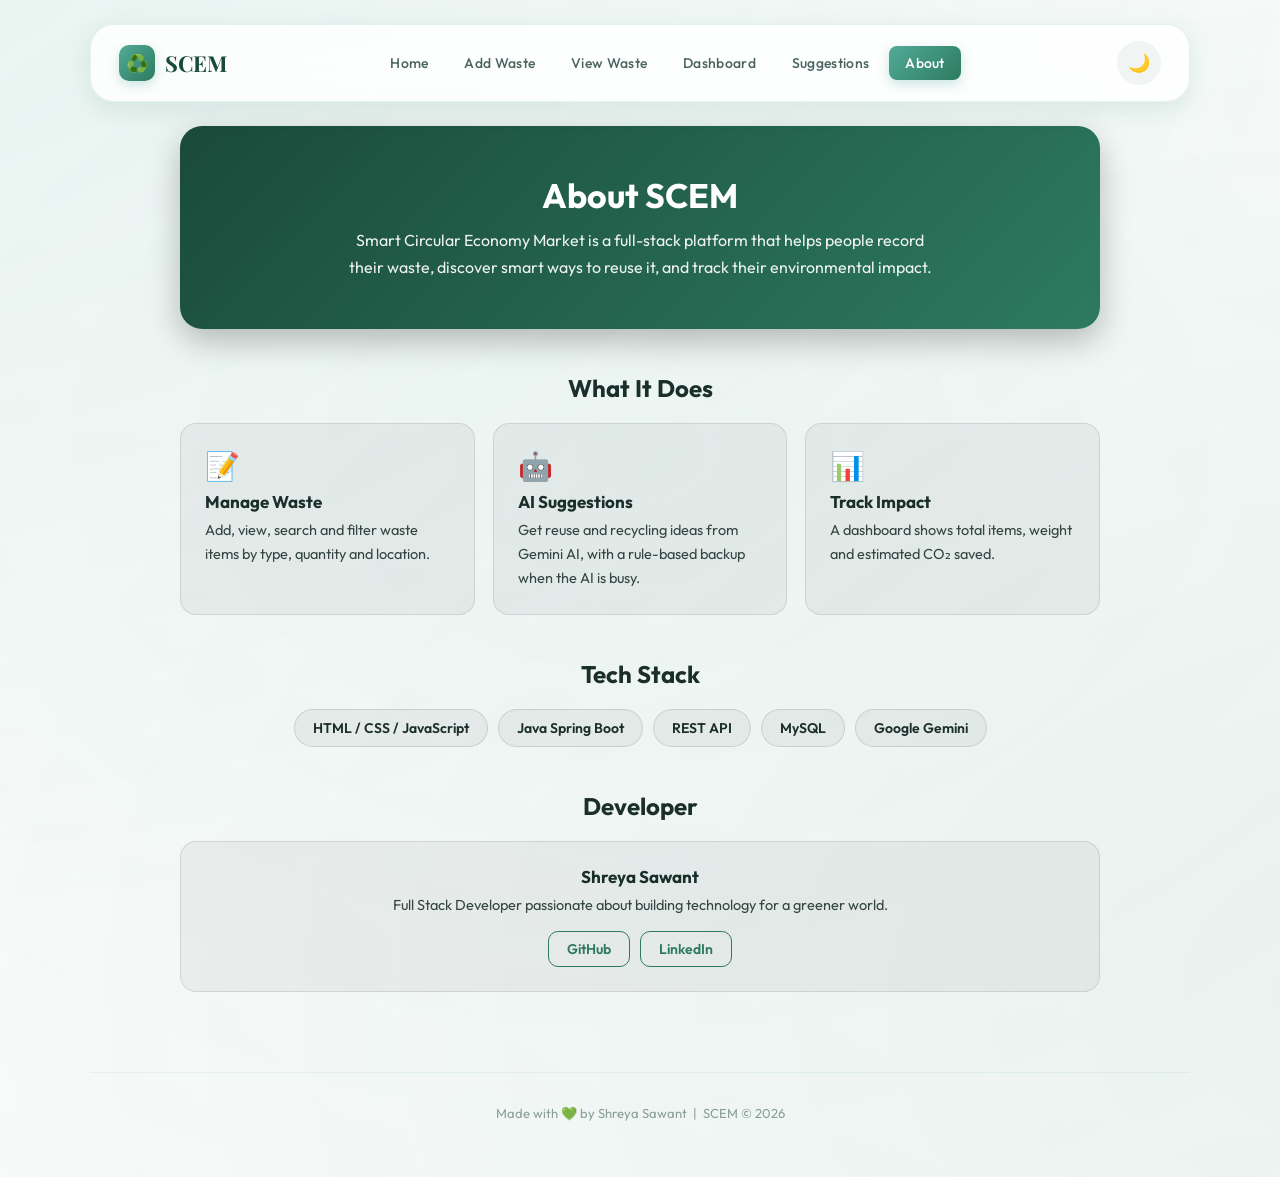
<file: frontend/about.html>
<!DOCTYPE html>
<html lang="en">
<head>
  <meta charset="UTF-8">
  <meta name="viewport" content="width=device-width, initial-scale=1.0">
  <title>About | Smart Circular Economy Market</title>
  <link rel="stylesheet" href="style.css">

  <style>
    .ab-wrap { max-width: 960px; margin: 0 auto; padding: 24px 20px 40px; }

    .ab-hero {
      border-radius: 22px; padding: 48px 28px; text-align: center; color: #fff;
      background: linear-gradient(135deg, var(--green-dark, #14532d), var(--green-mid, #2f855a));
      box-shadow: 0 12px 32px rgba(0,0,0,.25);
    }
    .ab-hero h1 { font-size: 34px; margin: 0 0 10px; }
    .ab-hero p  { max-width: 600px; margin: 0 auto; font-size: 16px; line-height: 1.7; opacity: .92; }

    .ab-section { margin-top: 44px; }
    .ab-section h2 { font-size: 24px; text-align: center; margin: 0 0 20px; }

    .ab-grid { display: grid; gap: 18px; grid-template-columns: repeat(auto-fit, minmax(240px, 1fr)); }
    .ab-card {
      background: rgba(127,127,127,.09); border: 1px solid rgba(127,127,127,.22);
      border-radius: 16px; padding: 24px;
      transition: transform .25s ease, box-shadow .25s ease;
    }
    .ab-card:hover { transform: translateY(-4px); box-shadow: 0 12px 26px rgba(0,0,0,.25); }
    .ab-icon { font-size: 28px; display: block; margin-bottom: 8px; }
    .ab-card h3 { margin: 0 0 6px; font-size: 17px; }
    .ab-card p  { margin: 0; line-height: 1.65; font-size: 14.5px; opacity: .88; }

    .ab-badges { display: flex; flex-wrap: wrap; gap: 10px; justify-content: center; }
    .ab-badge {
      background: rgba(127,127,127,.09); border: 1px solid rgba(127,127,127,.25);
      padding: 9px 18px; border-radius: 999px; font-weight: 600; font-size: 14px;
    }

    .ab-dev { text-align: center; }
    .ab-dev p { max-width: 520px; margin: 6px auto 0; line-height: 1.65; opacity: .88; }
    .ab-links { display: flex; gap: 10px; justify-content: center; margin-top: 14px; }
    .ab-links a {
      padding: 8px 18px; border-radius: 10px; text-decoration: none; font-weight: 600; font-size: 14px;
      border: 1px solid var(--green-mid, #2f855a); color: var(--green-mid, #2f855a);
      transition: background .2s ease, color .2s ease;
    }
    .ab-links a:hover { background: var(--green-mid, #2f855a); color: #fff; }

    @media (max-width: 600px) { .ab-hero h1 { font-size: 27px; } }
  </style>
</head>
<body>
  <div class="container">

    <nav class="navbar">
      <h2 class="logo">
        <span class="logo-icon">♻️</span>
        SCEM
      </h2>
      <div class="nav-links">
        <a href="index.html">Home</a>
        <a href="add_waste.html">Add Waste</a>
        <a href="view_waste.html">View Waste</a>
        <a href="dashboard.html">Dashboard</a>
        <a href="suggestion.html">Suggestions</a>
        <a href="about.html" class="active">About</a>
      </div>
      <button class="dark-toggle" onclick="toggleDark()" title="Toggle Dark Mode">🌙</button>
    </nav>

    <main class="ab-wrap">

      <section class="ab-hero">
        <h1>About SCEM</h1>
        <p>Smart Circular Economy Market is a full-stack platform that helps people record their waste, discover smart ways to reuse it, and track their environmental impact.</p>
      </section>

      <section class="ab-section">
        <h2>What It Does</h2>
        <div class="ab-grid">
          <div class="ab-card">
            <span class="ab-icon">📝</span>
            <h3>Manage Waste</h3>
            <p>Add, view, search and filter waste items by type, quantity and location.</p>
          </div>
          <div class="ab-card">
            <span class="ab-icon">🤖</span>
            <h3>AI Suggestions</h3>
            <p>Get reuse and recycling ideas from Gemini AI, with a rule-based backup when the AI is busy.</p>
          </div>
          <div class="ab-card">
            <span class="ab-icon">📊</span>
            <h3>Track Impact</h3>
            <p>A dashboard shows total items, weight and estimated CO₂ saved.</p>
          </div>
        </div>
      </section>

      <section class="ab-section">
        <h2>Tech Stack</h2>
        <div class="ab-badges">
          <span class="ab-badge">HTML / CSS / JavaScript</span>
          <span class="ab-badge">Java Spring Boot</span>
          <span class="ab-badge">REST API</span>
          <span class="ab-badge">MySQL</span>
          <span class="ab-badge">Google Gemini</span>
        </div>
      </section>

      <section class="ab-section">
        <h2>Developer</h2>
        <div class="ab-card ab-dev">
          <h3>Shreya Sawant</h3>
          <p>Full Stack Developer passionate about building technology for a greener world.</p>
          <div class="ab-links">
            <a href="https://github.com/shreyass04/Smart-Circular-Economy-Market" target="_blank" rel="noopener">GitHub</a>
            <a href="https://www.linkedin.com/in/shreya-sawant-64892a317/" target="_blank" rel="noopener">LinkedIn</a>
          </div>
        </div>
      </section>

    </main>

    <footer class="footer">
      Made with <span>💚</span> by Shreya Sawant &nbsp;|&nbsp; SCEM © 2026
    </footer>

  </div>

  <div class="toast" id="toast"></div>
  <script src="script.js"></script>
</body>
</html>
</file>
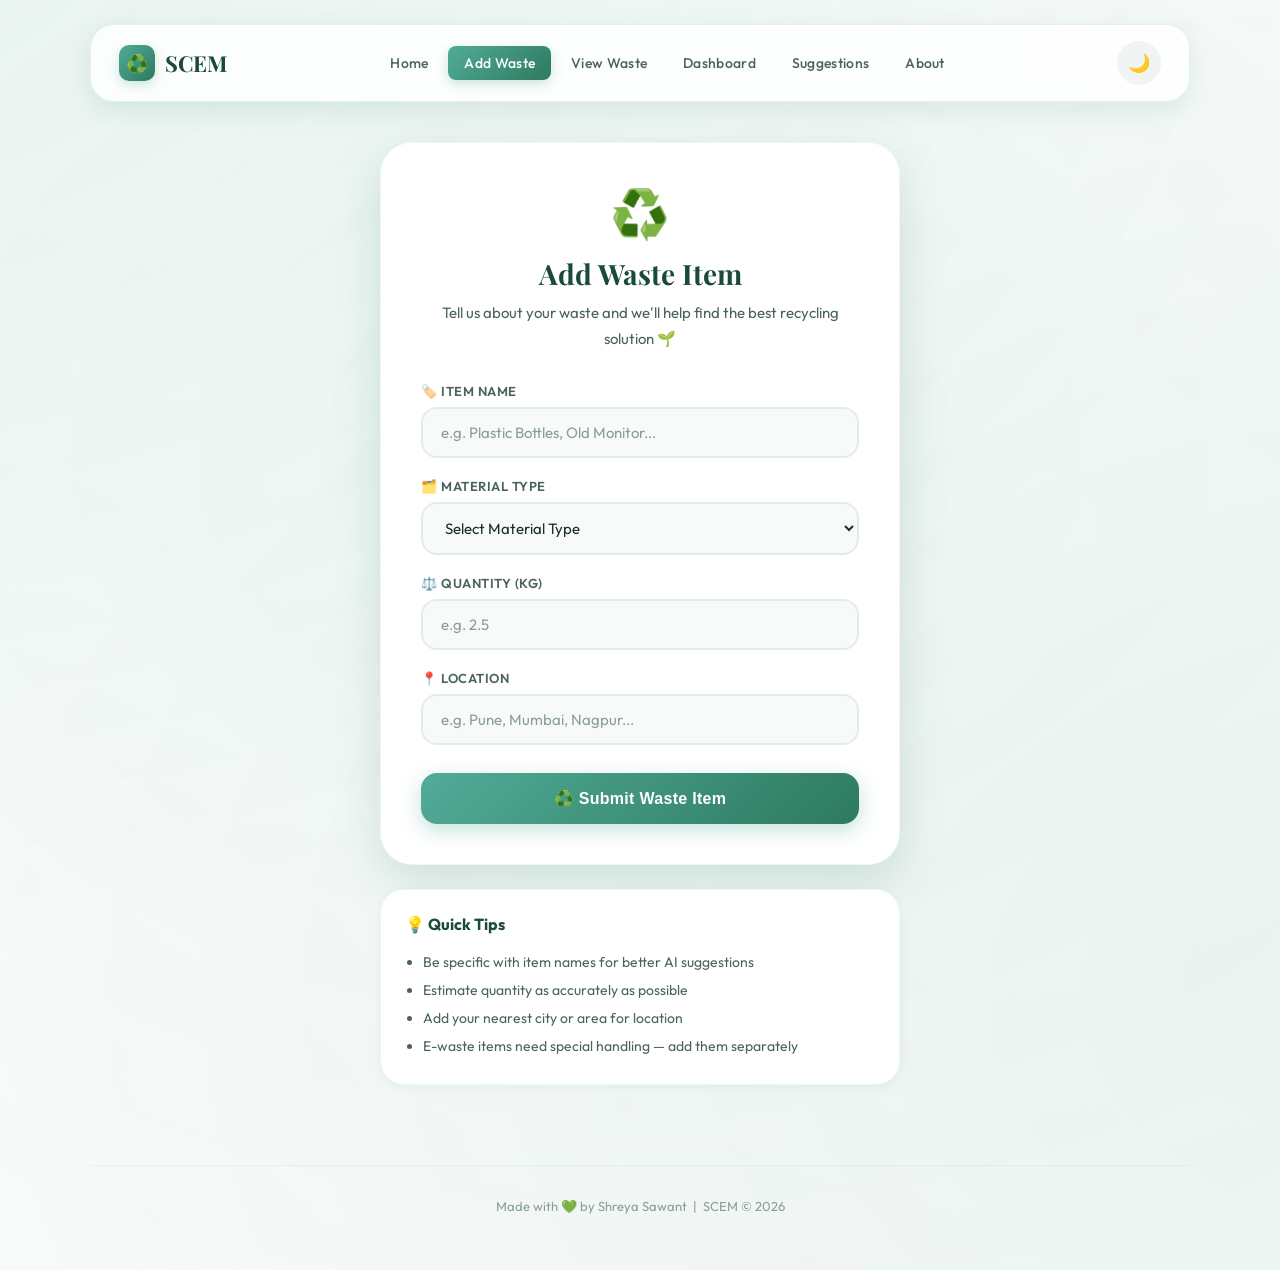
<file: frontend/add_waste.html>
<!DOCTYPE html>
<html lang="en">
<head>
  <meta charset="UTF-8">
  <meta name="viewport" content="width=device-width, initial-scale=1.0">
  <title>Add Waste - SCEM</title>
  <link rel="stylesheet" href="style.css">
</head>
<body>
  <div class="container">

    <!-- ── Navbar ── -->
    <nav class="navbar">
      <h2 class="logo">
        <span class="logo-icon">♻️</span>
        SCEM
      </h2>
      <div class="nav-links">
        <a href="index.html">Home</a>
        <a href="add_waste.html" class="active">Add Waste</a>
        <a href="view_waste.html">View Waste</a>
        <a href="dashboard.html">Dashboard</a>
        <a href="suggestion.html">Suggestions</a>
        <a href="about.html">About</a>
        
      </div>
      <button class="dark-toggle" onclick="toggleDark()" title="Toggle Dark Mode">🌙</button>
    </nav>

    <!-- ── Form Section ── -->
    <main class="form-main">

      <div class="form-card">

        <!-- Header -->
        <div style="text-align:center; margin-bottom:32px;">
          <div style="font-size:48px; margin-bottom:12px;">♻️</div>
          <h1>Add Waste Item</h1>
          <p class="intro">
            Tell us about your waste and we'll help find the best recycling solution 🌱
          </p>
        </div>

        <!-- Form -->
        <form class="waste-form" id="wasteForm">

          <div class="form-group">
            <label>🏷️ Item Name</label>
            <input
              type="text"
              id="itemName"
              placeholder="e.g. Plastic Bottles, Old Monitor..."
              required
            >
          </div>

          <div class="form-group">
            <label>🗂️ Material Type</label>
            <select id="itemType" required>
              <option value="">Select Material Type</option>
              <option value="Plastic">🧴 Plastic</option>
              <option value="Glass">🪞 Glass</option>
              <option value="Metal">🔩 Metal</option>
              <option value="Organic">🌱 Organic</option>
              <option value="E-waste">📱 E-waste</option>
            </select>
          </div>

          <div class="form-group">
            <label>⚖️ Quantity (kg)</label>
            <input
              type="number"
              id="itemQty"
              placeholder="e.g. 2.5"
              min="0.1"
              step="0.1"
              required
            >
          </div>

          <div class="form-group">
            <label>📍 Location</label>
            <input
              type="text"
              id="itemLocation"
              placeholder="e.g. Pune, Mumbai, Nagpur..."
              required
            >
          </div>

          <!-- Live Preview -->
          <div id="preview-box" style="
            display:none;
            background:var(--green-pale);
            border:2px solid var(--green-light);
            border-radius:var(--radius-md);
            padding:16px 20px;
            margin-bottom:20px;
            font-size:14px;
            color:var(--text-secondary);
          ">
            <strong style="color:var(--green-dark);">📋 Preview:</strong>
            <span id="preview-text"></span>
          </div>

          <button type="submit" class="btn" id="submitBtn">
            ♻️ Submit Waste Item
          </button>

        </form>

      </div>

      <!-- ── Tips Box ── -->
      <div style="
        margin-top:24px;
        background:var(--white);
        border-radius:var(--radius-lg);
        padding:24px;
        box-shadow:var(--shadow-sm);
        border:1px solid rgba(82,171,152,0.1);
      ">
        <h3 style="color:var(--green-dark); margin-bottom:14px; font-size:16px;">
          💡 Quick Tips
        </h3>
        <ul style="
          padding-left:18px;
          color:var(--text-secondary);
          font-size:14px;
          line-height:2;
        ">
          <li>Be specific with item names for better AI suggestions</li>
          <li>Estimate quantity as accurately as possible</li>
          <li>Add your nearest city or area for location</li>
          <li>E-waste items need special handling — add them separately</li>
        </ul>
      </div>

    </main>

    <!-- ── Footer ── -->
    <footer class="footer">
      Made with <span>💚</span> by Shreya Sawant &nbsp;|&nbsp; SCEM © 2026
    </footer>

  </div>

  <!-- ── Toast ── -->
  <div class="toast" id="toast"></div>

  <script src="script.js"></script>
</body>
</html>
</file>
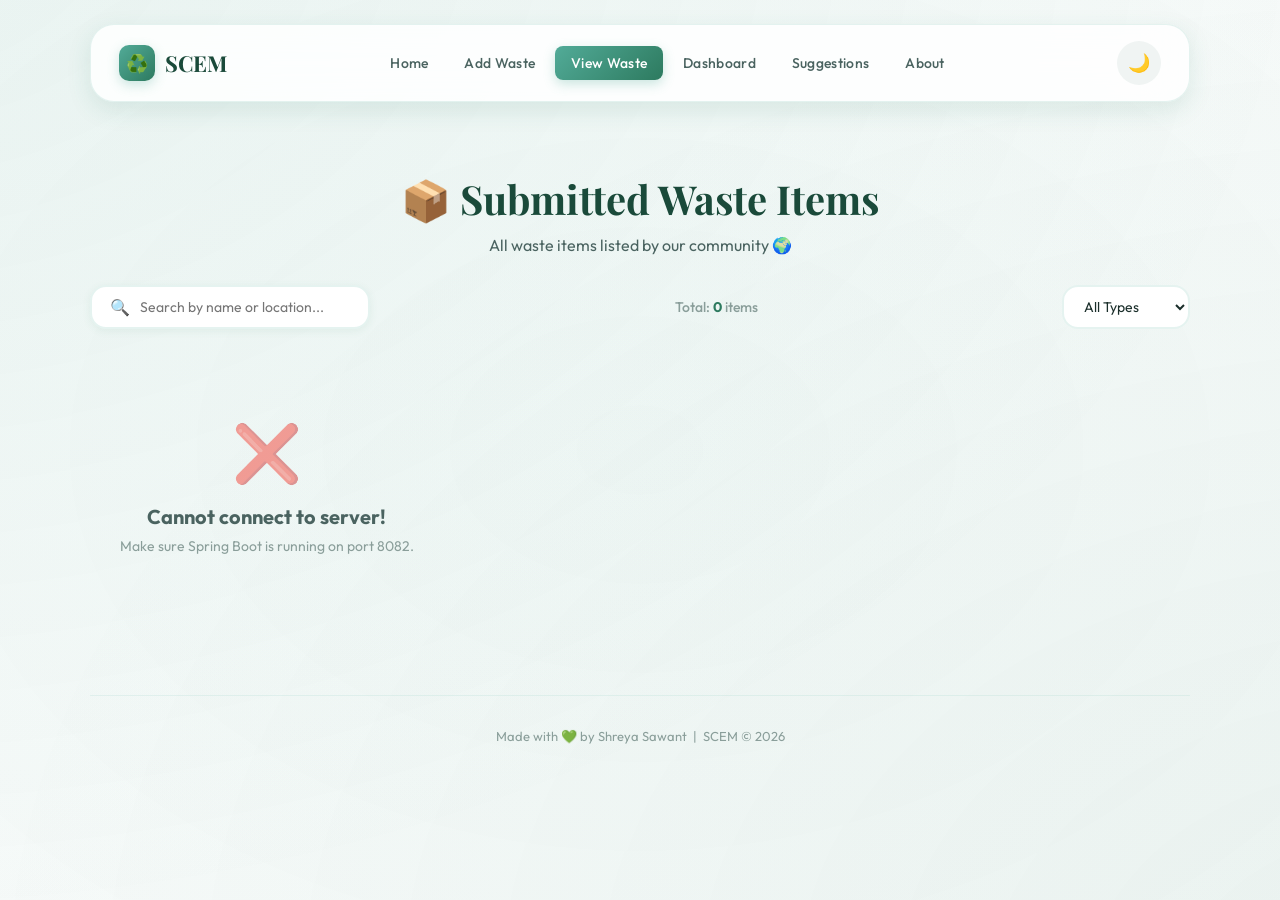
<file: frontend/view_waste.html>
<!DOCTYPE html>
<html lang="en">
<head>
  <meta charset="UTF-8">
  <meta name="viewport" content="width=device-width, initial-scale=1.0">
  <title>View Waste - SCEM</title>
  <link rel="stylesheet" href="style.css">
</head>
<body>
  <div class="container">

    <nav class="navbar">
      <h2 class="logo">
        <span class="logo-icon">♻️</span>
        SCEM
      </h2>
      <div class="nav-links">
        <a href="index.html">Home</a>
        <a href="add_waste.html">Add Waste</a>
        <a href="view_waste.html" class="active">View Waste</a>
        <a href="dashboard.html">Dashboard</a>
        <a href="suggestion.html">Suggestions</a>
        <a href="about.html">About</a>
        
      </div>
      <button class="dark-toggle" onclick="toggleDark()" title="Toggle Dark Mode">🌙</button>
    </nav>

    <main class="view-main">

      <div class="page-header">
        <h1>📦 Submitted Waste Items</h1>
        <p>All waste items listed by our community 🌍</p>
      </div>

      <div class="view-controls">
        <div class="search-bar">
          <span>🔍</span>
          <input
            type="text"
            id="searchInput"
            placeholder="Search by name or location..."
            oninput="filterCards()"
          >
        </div>
        <div class="waste-count">
          Total: <span id="count-display">0</span> items
        </div>
        <select id="filterType" onchange="filterCards()" style="
          padding:10px 16px;
          border:2px solid rgba(82,171,152,0.15);
          border-radius:var(--radius-md);
          font-family:'Outfit',sans-serif;
          font-size:14px;
          color:var(--text-primary);
          background:var(--white);
          cursor:pointer;
          outline:none;
        ">
          <option value="">All Types</option>
          <option value="Plastic">🧴 Plastic</option>
          <option value="Glass">🪞 Glass</option>
          <option value="Metal">🔩 Metal</option>
          <option value="Organic">🌱 Organic</option>
          <option value="E-waste">📱 E-waste</option>
        </select>
      </div>

      <div class="card-container" id="card-container">
        <div class="loading">
          <div class="spinner"></div>
          Loading waste items...
        </div>
      </div>

    </main>

    <footer class="footer">
      Made with <span>💚</span> by Shreya Sawant &nbsp;|&nbsp; SCEM © 2026
    </footer>

  </div>

  <div class="toast" id="toast"></div>
  <script src="script.js"></script>
</body>
</html>
</file>
<file: frontend/style.css>
/* ============================================
   SCEM - Smart Circular Economy Market
   style.css - Complete Beautiful Redesign
   ============================================ */

@import url('https://fonts.googleapis.com/css2?family=Outfit:wght@300;400;500;600;700;800&family=Playfair+Display:wght@700&display=swap');

/* ── CSS Variables ── */
:root {
  --green-dark:   #1a4a3a;
  --green-mid:    #2d7a5f;
  --green-light:  #52ab98;
  --green-pale:   #e8f5f1;
  --green-accent: #7ecfc0;
  --teal:         #3d9b8a;
  --white:        #ffffff;
  --off-white:    #f7faf9;
  --gray-light:   #f0f4f3;
  --gray-mid:     #b0c4be;
  --gray-dark:    #4a6360;
  --text-primary: #1a2e2a;
  --text-secondary: #4a6360;
  --text-muted:   #8a9e9a;
  --shadow-sm:    0 2px 8px rgba(45,122,95,0.08);
  --shadow-md:    0 8px 24px rgba(45,122,95,0.12);
  --shadow-lg:    0 16px 48px rgba(45,122,95,0.18);
  --radius-sm:    8px;
  --radius-md:    16px;
  --radius-lg:    24px;
  --radius-xl:    32px;
  --transition:   all 0.3s cubic-bezier(0.4, 0, 0.2, 1);
}

/* ── Dark Mode Variables ── */
body.dark-mode {
  --white:        #0f1f1a;
  --off-white:    #162820;
  --gray-light:   #1e3530;
  --green-pale:   #1a3a30;
  --text-primary: #e8f5f1;
  --text-secondary: #7ecfc0;
  --text-muted:   #4a8a7a;
  --shadow-sm:    0 2px 8px rgba(0,0,0,0.3);
  --shadow-md:    0 8px 24px rgba(0,0,0,0.4);
  --shadow-lg:    0 16px 48px rgba(0,0,0,0.5);
}

/* ── Reset & Base ── */
*, *::before, *::after {
  margin: 0;
  padding: 0;
  box-sizing: border-box;
}

html { scroll-behavior: smooth; }

body {
  font-family: 'Outfit', sans-serif;
  background: var(--off-white);
  color: var(--text-primary);
  min-height: 100vh;
  transition: var(--transition);
  overflow-x: hidden;
}

/* ── Animated Background ── */
body::before {
  content: '';
  position: fixed;
  top: -50%;
  left: -50%;
  width: 200%;
  height: 200%;
  background:
    radial-gradient(ellipse at 20% 20%, rgba(82,171,152,0.08) 0%, transparent 50%),
    radial-gradient(ellipse at 80% 80%, rgba(45,122,95,0.06) 0%, transparent 50%),
    radial-gradient(ellipse at 50% 50%, rgba(126,207,192,0.04) 0%, transparent 70%);
  pointer-events: none;
  z-index: 0;
  animation: bgShift 12s ease-in-out infinite alternate;
}

@keyframes bgShift {
  0%   { transform: translate(0, 0) rotate(0deg); }
  100% { transform: translate(2%, 2%) rotate(1deg); }
}

/* ── Container ── */
.container {
  width: 92%;
  max-width: 1100px;
  margin: auto;
  padding: 24px 0;
  position: relative;
  z-index: 1;
}

/* ── Navbar ── */
.navbar {
  display: flex;
  justify-content: space-between;
  align-items: center;
  background: rgba(255,255,255,0.85);
  backdrop-filter: blur(20px);
  -webkit-backdrop-filter: blur(20px);
  padding: 16px 28px;
  border-radius: var(--radius-lg);
  box-shadow: var(--shadow-md);
  border: 1px solid rgba(82,171,152,0.15);
  position: sticky;
  top: 16px;
  z-index: 100;
  transition: var(--transition);
}

body.dark-mode .navbar {
  background: rgba(22,40,32,0.9);
  border-color: rgba(82,171,152,0.2);
}

.logo {
  font-family: 'Playfair Display', serif;
  color: var(--green-dark);
  font-size: 22px;
  margin: 0;
  display: flex;
  align-items: center;
  gap: 10px;
  letter-spacing: -0.5px;
}

body.dark-mode .logo { color: var(--green-accent); }

.logo-icon {
  width: 36px;
  height: 36px;
  background: linear-gradient(135deg, var(--green-light), var(--green-mid));
  border-radius: 10px;
  display: flex;
  align-items: center;
  justify-content: center;
  font-size: 18px;
  box-shadow: 0 4px 12px rgba(82,171,152,0.3);
}

.nav-links {
  display: flex;
  align-items: center;
  gap: 4px;
}

.nav-links a {
  text-decoration: none;
  color: var(--text-secondary);
  font-weight: 500;
  font-size: 14px;
  padding: 8px 16px;
  border-radius: var(--radius-sm);
  transition: var(--transition);
  letter-spacing: 0.3px;
}

.nav-links a:hover {
  color: var(--green-mid);
  background: var(--green-pale);
}

.nav-links a.active {
  color: var(--white);
  background: linear-gradient(135deg, var(--green-light), var(--green-mid));
  box-shadow: 0 4px 12px rgba(82,171,152,0.3);
}

/* ── Dark Mode Toggle ── */
.dark-toggle {
  background: var(--gray-light);
  border: none;
  width: 44px;
  height: 44px;
  border-radius: 50%;
  cursor: pointer;
  font-size: 18px;
  transition: var(--transition);
  display: flex;
  align-items: center;
  justify-content: center;
  margin-left: 8px;
}

.dark-toggle:hover {
  background: var(--green-pale);
  transform: rotate(20deg);
}

/* ── Page Fade In ── */
main {
  animation: fadeInUp 0.6s ease both;
}

@keyframes fadeInUp {
  from { opacity: 0; transform: translateY(24px); }
  to   { opacity: 1; transform: translateY(0); }
}

/* ── HOME PAGE ── */
.home-main {
  text-align: center;
  padding: 60px 20px 40px;
}

.hero-badge {
  display: inline-block;
  background: var(--green-pale);
  color: var(--green-mid);
  font-size: 13px;
  font-weight: 600;
  padding: 6px 16px;
  border-radius: 20px;
  margin-bottom: 24px;
  letter-spacing: 0.5px;
  border: 1px solid rgba(82,171,152,0.2);
  animation: fadeInUp 0.5s ease 0.1s both;
}

.home-main h1 {
  font-family: 'Playfair Display', serif;
  font-size: clamp(32px, 5vw, 52px);
  color: var(--green-dark);
  margin-bottom: 16px;
  line-height: 1.2;
  animation: fadeInUp 0.5s ease 0.2s both;
}

body.dark-mode .home-main h1 { color: var(--green-accent); }

.home-main h1 span {
  color: var(--green-light);
}

.intro {
  color: var(--text-secondary);
  font-size: 17px;
  margin-bottom: 36px;
  max-width: 520px;
  margin-left: auto;
  margin-right: auto;
  line-height: 1.7;
  animation: fadeInUp 0.5s ease 0.3s both;
}

/* ── Stats Row ── */
.stats-row {
  display: flex;
  justify-content: center;
  gap: 20px;
  margin: 40px 0;
  flex-wrap: wrap;
  animation: fadeInUp 0.5s ease 0.4s both;
}

.stat-card {
  background: var(--white);
  border-radius: var(--radius-md);
  padding: 20px 28px;
  min-width: 140px;
  box-shadow: var(--shadow-sm);
  border: 1px solid rgba(82,171,152,0.1);
  transition: var(--transition);
}

.stat-card:hover {
  transform: translateY(-4px);
  box-shadow: var(--shadow-md);
}

.stat-number {
  font-size: 32px;
  font-weight: 800;
  color: var(--green-mid);
  display: block;
  line-height: 1;
}

.stat-label {
  font-size: 12px;
  color: var(--text-muted);
  font-weight: 500;
  margin-top: 4px;
  letter-spacing: 0.5px;
}

/* ── Hero Icon ── */
.hero-icon-wrap {
  margin: 30px auto;
  animation: float 3s ease-in-out infinite;
}

@keyframes float {
  0%, 100% { transform: translateY(0); }
  50%       { transform: translateY(-12px); }
}

.hero-icon-wrap img {
  width: 130px;
  filter: drop-shadow(0 12px 24px rgba(82,171,152,0.3));
}

/* ── Buttons ── */
.btn {
  display: inline-block;
  background: linear-gradient(135deg, var(--green-light), var(--green-mid));
  color: white;
  text-decoration: none;
  padding: 14px 32px;
  border-radius: var(--radius-md);
  font-weight: 700;
  font-size: 15px;
  letter-spacing: 0.3px;
  transition: var(--transition);
  box-shadow: 0 6px 20px rgba(82,171,152,0.35);
  border: none;
  cursor: pointer;
  animation: fadeInUp 0.5s ease 0.5s both;
}

.btn:hover {
  transform: translateY(-3px);
  box-shadow: 0 10px 28px rgba(82,171,152,0.45);
  background: linear-gradient(135deg, var(--green-mid), var(--green-dark));
}

.btn:active { transform: translateY(0); }

.btn-outline {
  background: transparent;
  color: var(--green-mid);
  border: 2px solid var(--green-light);
  box-shadow: none;
}

.btn-outline:hover {
  background: var(--green-pale);
  box-shadow: none;
}

.btn-danger {
  background: linear-gradient(135deg, #ff6b6b, #ee4444);
  box-shadow: 0 4px 12px rgba(238,68,68,0.3);
  padding: 8px 16px;
  font-size: 13px;
}

.btn-danger:hover {
  box-shadow: 0 6px 16px rgba(238,68,68,0.4);
  background: linear-gradient(135deg, #ee4444, #cc0000);
}

/* ── Section Headers ── */
.page-header {
  text-align: center;
  padding: 50px 20px 30px;
}

.page-header h1 {
  font-family: 'Playfair Display', serif;
  font-size: clamp(28px, 4vw, 40px);
  color: var(--green-dark);
  margin-bottom: 10px;
}

body.dark-mode .page-header h1 { color: var(--green-accent); }

.page-header p {
  color: var(--text-secondary);
  font-size: 16px;
}

/* ── FORM PAGE ── */
.form-main {
  max-width: 560px;
  margin: 0 auto;
  padding: 40px 20px;
}

.form-card {
  background: var(--white);
  border-radius: var(--radius-xl);
  padding: 40px;
  box-shadow: var(--shadow-lg);
  border: 1px solid rgba(82,171,152,0.1);
}

.form-card h1 {
  font-family: 'Playfair Display', serif;
  color: var(--green-dark);
  font-size: 28px;
  margin-bottom: 8px;
}

body.dark-mode .form-card h1 { color: var(--green-accent); }

.form-card .intro {
  margin-bottom: 30px;
  font-size: 15px;
}

.form-group {
  margin-bottom: 20px;
}

.form-group label {
  display: block;
  font-size: 13px;
  font-weight: 600;
  color: var(--text-secondary);
  margin-bottom: 8px;
  letter-spacing: 0.5px;
  text-transform: uppercase;
}

.form-group input,
.form-group select {
  width: 100%;
  padding: 14px 18px;
  border: 2px solid rgba(82,171,152,0.15);
  border-radius: var(--radius-md);
  font-size: 15px;
  font-family: 'Outfit', sans-serif;
  color: var(--text-primary);
  background: var(--off-white);
  transition: var(--transition);
  outline: none;
}

.form-group input:focus,
.form-group select:focus {
  border-color: var(--green-light);
  background: var(--white);
  box-shadow: 0 0 0 4px rgba(82,171,152,0.1);
}

.form-group input::placeholder { color: var(--text-muted); }

.waste-form .btn {
  width: 100%;
  text-align: center;
  margin-top: 8px;
  padding: 16px;
  font-size: 16px;
}

/* ── VIEW WASTE PAGE ── */
.view-main {
  padding: 20px 0 40px;
}

.view-controls {
  display: flex;
  justify-content: space-between;
  align-items: center;
  margin-bottom: 28px;
  flex-wrap: wrap;
  gap: 12px;
}

.search-bar {
  display: flex;
  align-items: center;
  background: var(--white);
  border: 2px solid rgba(82,171,152,0.15);
  border-radius: var(--radius-md);
  padding: 10px 18px;
  gap: 10px;
  width: 280px;
  transition: var(--transition);
  box-shadow: var(--shadow-sm);
}

.search-bar:focus-within {
  border-color: var(--green-light);
  box-shadow: 0 0 0 4px rgba(82,171,152,0.1);
}

.search-bar input {
  border: none;
  outline: none;
  font-family: 'Outfit', sans-serif;
  font-size: 14px;
  color: var(--text-primary);
  background: transparent;
  width: 100%;
}

.waste-count {
  font-size: 14px;
  color: var(--text-muted);
  font-weight: 500;
}

.waste-count span {
  color: var(--green-mid);
  font-weight: 700;
}

/* ── Waste Cards ── */
.card-container {
  display: grid;
  grid-template-columns: repeat(auto-fill, minmax(280px, 1fr));
  gap: 20px;
}

.waste-card {
  background: var(--white);
  border-radius: var(--radius-lg);
  padding: 24px;
  box-shadow: var(--shadow-sm);
  border: 1px solid rgba(82,171,152,0.08);
  transition: var(--transition);
  position: relative;
  overflow: hidden;
  animation: fadeInUp 0.4s ease both;
}

.waste-card::before {
  content: '';
  position: absolute;
  top: 0;
  left: 0;
  right: 0;
  height: 4px;
  background: linear-gradient(90deg, var(--green-light), var(--green-accent));
}

.waste-card:hover {
  transform: translateY(-6px);
  box-shadow: var(--shadow-lg);
  border-color: rgba(82,171,152,0.2);
}

.waste-card h3 {
  font-size: 18px;
  color: var(--green-dark);
  margin-bottom: 14px;
  font-weight: 700;
}

body.dark-mode .waste-card h3 { color: var(--green-accent); }

.waste-card p {
  font-size: 14px;
  color: var(--text-secondary);
  margin-bottom: 8px;
  display: flex;
  align-items: center;
  gap: 8px;
}

.waste-card p strong {
  color: var(--text-primary);
  min-width: 70px;
}

.card-footer {
  display: flex;
  justify-content: space-between;
  align-items: center;
  margin-top: 16px;
  padding-top: 16px;
  border-top: 1px solid var(--gray-light);
}

.card-date {
  font-size: 12px;
  color: var(--text-muted);
}

.type-badge {
  display: inline-block;
  padding: 4px 12px;
  border-radius: 20px;
  font-size: 12px;
  font-weight: 600;
  letter-spacing: 0.3px;
}

.badge-plastic  { background: #e3f2fd; color: #1565c0; }
.badge-glass    { background: #e8f5e9; color: #2e7d32; }
.badge-metal    { background: #fce4ec; color: #c62828; }
.badge-organic  { background: #f1f8e9; color: #558b2f; }
.badge-ewaste   { background: #fff3e0; color: #e65100; }

/* ── SUGGESTIONS PAGE ── */
.suggestions-main {
  padding: 20px 0 40px;
}

.ai-box {
  background: linear-gradient(135deg, var(--green-dark), var(--green-mid));
  border-radius: var(--radius-xl);
  padding: 32px;
  margin-bottom: 40px;
  color: white;
  position: relative;
  overflow: hidden;
  box-shadow: var(--shadow-lg);
  display: none;
}

.ai-box::before {
  content: '✨';
  position: absolute;
  top: -20px;
  right: -10px;
  font-size: 120px;
  opacity: 0.06;
}

.ai-box h2 {
  font-size: 22px;
  margin-bottom: 8px;
  font-weight: 700;
}

.ai-box .ai-subtitle {
  opacity: 0.8;
  font-size: 14px;
  margin-bottom: 20px;
}

.ai-tips {
  list-style: none;
  display: grid;
  grid-template-columns: repeat(auto-fill, minmax(200px, 1fr));
  gap: 12px;
}

.ai-tips li {
  background: rgba(255,255,255,0.12);
  border-radius: var(--radius-md);
  padding: 12px 16px;
  font-size: 14px;
  backdrop-filter: blur(10px);
  border: 1px solid rgba(255,255,255,0.1);
  transition: var(--transition);
}

.ai-tips li:hover {
  background: rgba(255,255,255,0.2);
  transform: translateY(-2px);
}

.suggestion-list {
  display: grid;
  grid-template-columns: repeat(auto-fill, minmax(240px, 1fr));
  gap: 20px;
}

.suggestion-card {
  background: var(--white);
  border-radius: var(--radius-lg);
  padding: 24px;
  box-shadow: var(--shadow-sm);
  border: 1px solid rgba(82,171,152,0.08);
  transition: var(--transition);
}

.suggestion-card:hover {
  transform: translateY(-5px);
  box-shadow: var(--shadow-md);
}

.suggestion-card h3 {
  color: var(--green-dark);
  margin-bottom: 14px;
  font-size: 18px;
  font-weight: 700;
}

body.dark-mode .suggestion-card h3 { color: var(--green-accent); }

.suggestion-card ul {
  padding-left: 18px;
}

.suggestion-card ul li {
  margin-bottom: 8px;
  color: var(--text-secondary);
  font-size: 14px;
  line-height: 1.5;
}

.suggestion-card.highlighted {
  border: 2px solid var(--green-light);
  background: var(--green-pale);
}

/* ── ABOUT PAGE ── */
.about-main {
  padding: 20px 0 40px;
}

.about-hero {
  text-align: center;
  padding: 40px 20px;
  background: linear-gradient(135deg, var(--green-dark), var(--green-mid));
  border-radius: var(--radius-xl);
  color: white;
  margin-bottom: 32px;
  position: relative;
  overflow: hidden;
}

.about-hero::before {
  content: '🌍';
  position: absolute;
  font-size: 200px;
  opacity: 0.05;
  top: -40px;
  right: -20px;
}

.about-hero h1 {
  font-family: 'Playfair Display', serif;
  font-size: 36px;
  margin-bottom: 12px;
}

.about-hero p {
  opacity: 0.85;
  font-size: 16px;
  max-width: 500px;
  margin: auto;
}

.about-grid {
  display: grid;
  grid-template-columns: repeat(auto-fill, minmax(280px, 1fr));
  gap: 20px;
}

.about-card {
  background: var(--white);
  border-radius: var(--radius-lg);
  padding: 28px;
  box-shadow: var(--shadow-sm);
  border: 1px solid rgba(82,171,152,0.08);
  transition: var(--transition);
}

.about-card:hover {
  transform: translateY(-4px);
  box-shadow: var(--shadow-md);
}

.about-card .card-icon {
  font-size: 32px;
  margin-bottom: 14px;
  display: block;
}

.about-card h3 {
  color: var(--green-dark);
  font-size: 18px;
  margin-bottom: 10px;
  font-weight: 700;
}

body.dark-mode .about-card h3 { color: var(--green-accent); }

.about-card p,
.about-card li {
  color: var(--text-secondary);
  font-size: 14px;
  line-height: 1.7;
}

.about-card ul {
  padding-left: 18px;
}

.about-card ul li { margin-bottom: 6px; }

/* ── Impact Counter ── */
.impact-section {
  text-align: center;
  margin: 40px 0;
}

.impact-section h2 {
  font-family: 'Playfair Display', serif;
  color: var(--green-dark);
  font-size: 28px;
  margin-bottom: 24px;
}

body.dark-mode .impact-section h2 { color: var(--green-accent); }

.impact-grid {
  display: flex;
  justify-content: center;
  gap: 20px;
  flex-wrap: wrap;
}

.impact-card {
  background: linear-gradient(135deg, var(--green-light), var(--green-mid));
  color: white;
  border-radius: var(--radius-lg);
  padding: 24px 32px;
  min-width: 160px;
  box-shadow: 0 8px 24px rgba(82,171,152,0.3);
  transition: var(--transition);
}

.impact-card:hover {
  transform: translateY(-4px) scale(1.02);
}

.impact-number {
  font-size: 36px;
  font-weight: 800;
  display: block;
  line-height: 1;
}

.impact-label {
  font-size: 13px;
  opacity: 0.85;
  margin-top: 6px;
  font-weight: 500;
}

/* ── Toast Notification ── */
.toast {
  position: fixed;
  bottom: 28px;
  right: 28px;
  background: var(--green-dark);
  color: white;
  padding: 14px 24px;
  border-radius: var(--radius-md);
  font-size: 14px;
  font-weight: 500;
  box-shadow: var(--shadow-lg);
  z-index: 9999;
  transform: translateY(100px);
  opacity: 0;
  transition: all 0.4s cubic-bezier(0.4, 0, 0.2, 1);
}

.toast.show {
  transform: translateY(0);
  opacity: 1;
}

/* ── Loading Spinner ── */
.loading {
  text-align: center;
  padding: 40px;
  color: var(--text-muted);
  font-size: 15px;
}

.spinner {
  width: 36px;
  height: 36px;
  border: 3px solid var(--gray-light);
  border-top-color: var(--green-light);
  border-radius: 50%;
  animation: spin 0.8s linear infinite;
  margin: 0 auto 12px;
}

@keyframes spin {
  to { transform: rotate(360deg); }
}

/* ── Empty State ── */
.empty-state {
  text-align: center;
  padding: 60px 20px;
  color: var(--text-muted);
}

.empty-state .empty-icon {
  font-size: 56px;
  margin-bottom: 16px;
  display: block;
  opacity: 0.5;
}

.empty-state h3 {
  font-size: 20px;
  margin-bottom: 8px;
  color: var(--text-secondary);
}

.empty-state p { font-size: 14px; }

/* ── Footer ── */
.footer {
  text-align: center;
  padding: 32px 20px;
  color: var(--text-muted);
  font-size: 13px;
  border-top: 1px solid rgba(82,171,152,0.1);
  margin-top: 40px;
}

.footer span { color: var(--green-light); }

/* ── Scrollbar ── */
::-webkit-scrollbar { width: 6px; }
::-webkit-scrollbar-track { background: var(--off-white); }
::-webkit-scrollbar-thumb {
  background: var(--green-accent);
  border-radius: 3px;
}

/* ── Responsive ── */
@media (max-width: 768px) {
  .navbar {
    flex-wrap: wrap;
    gap: 12px;
    top: 8px;
    padding: 14px 18px;
  }
  .nav-links { gap: 2px; }
  .nav-links a { padding: 6px 10px; font-size: 13px; }
  .stats-row { gap: 12px; }
  .stat-card { padding: 16px 20px; min-width: 110px; }
  .form-card { padding: 24px 20px; }
  .view-controls { flex-direction: column; align-items: flex-start; }
  .search-bar { width: 100%; }
}
</file>
